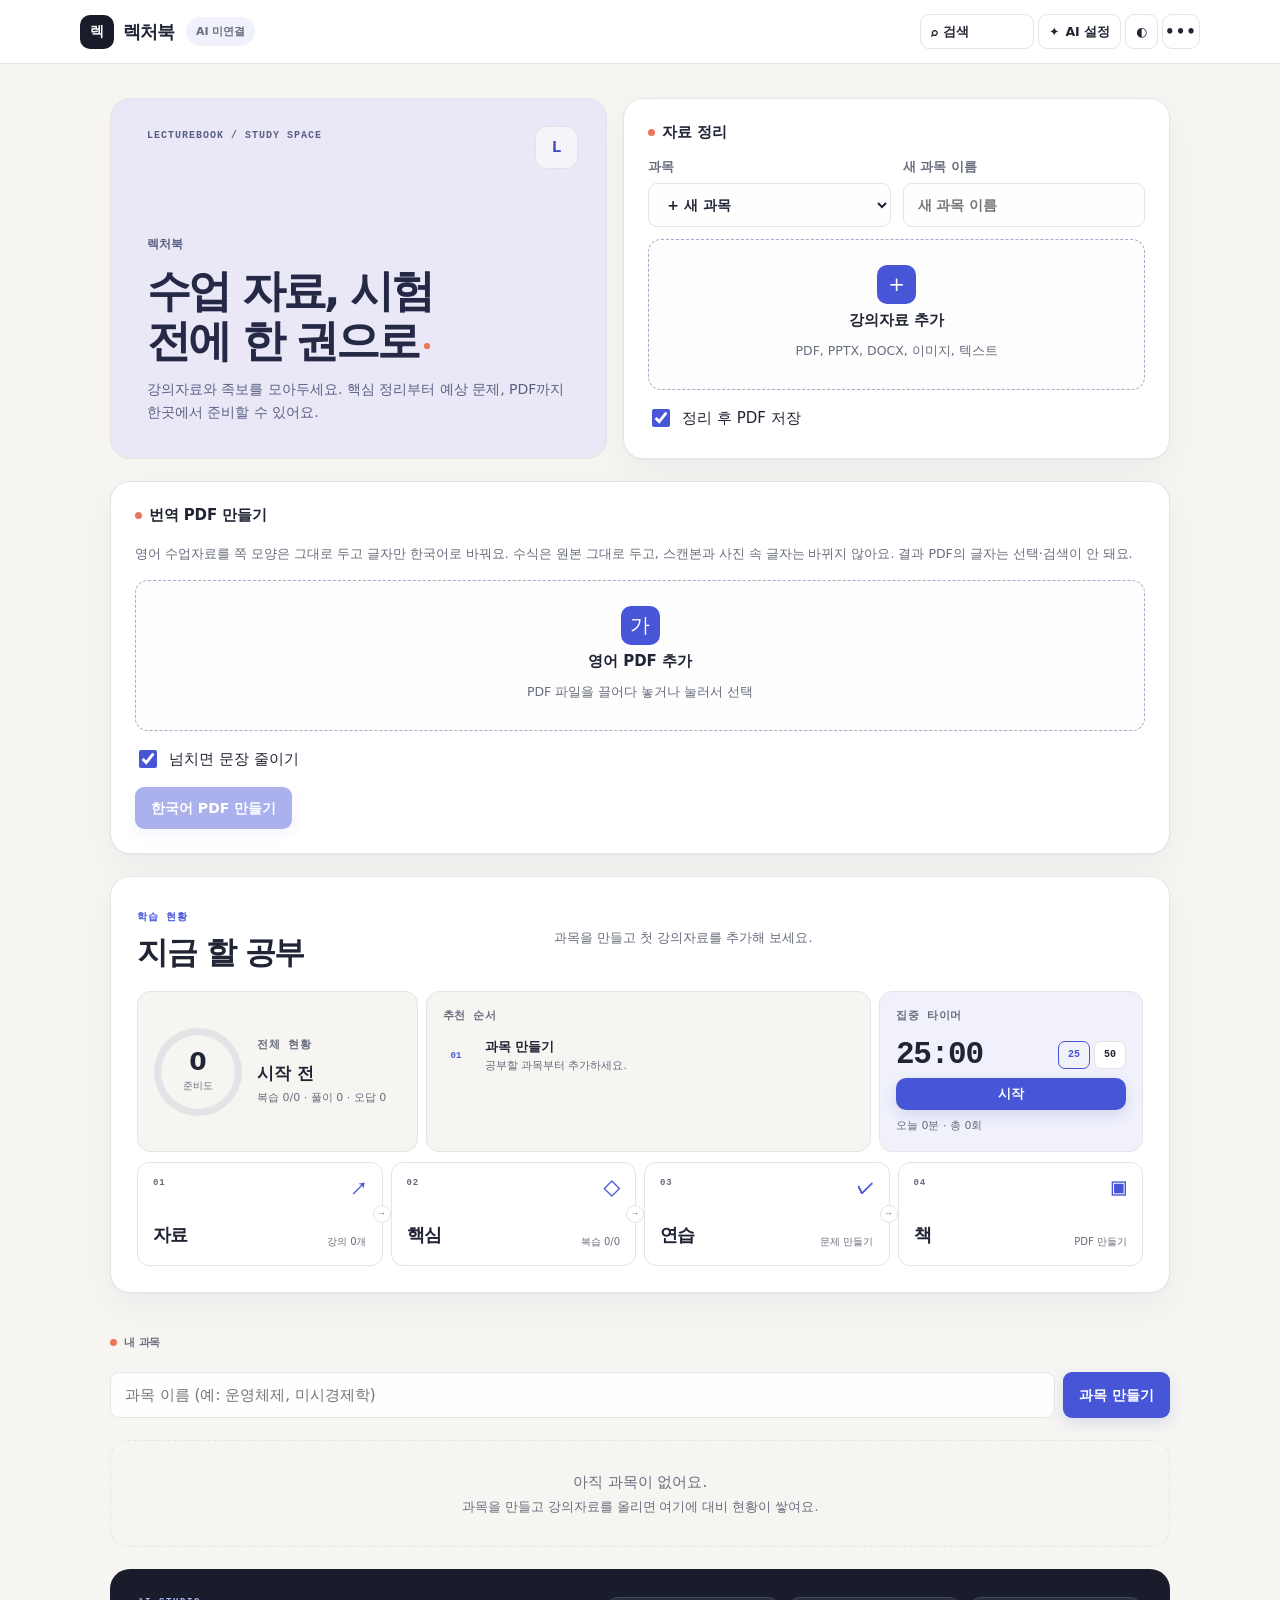
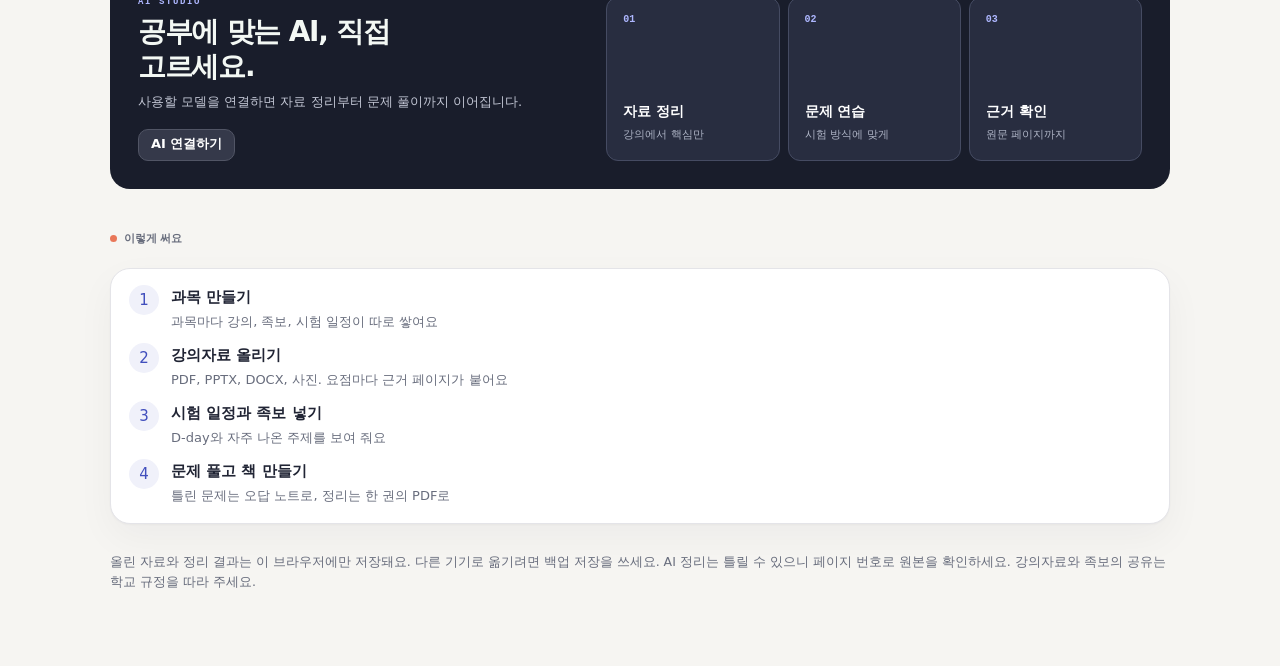
<file: site/index.html>
<!doctype html>
<html lang="ko">
<head>
<meta charset="utf-8">
<meta name="viewport" content="width=device-width, initial-scale=1, viewport-fit=cover">
<meta name="description" content="렉쳐노트를 넣으면 한국어로 정리하고, 족보를 분석하고, 시험 형식대로 문제를 만들고, 한 권의 PDF로 묶어 주는 공부 도구">
<title>렉처북: 강의자료를 시험 대비 책으로</title>
<meta name="theme-color" content="#f6f5f2">
<link rel="stylesheet" href="styles.css">
</head>
<body>
<div id="app" aria-busy="true">
  <header class="appbar boot-bar"><span class="logo">렉</span><span class="brand-name">렉처북</span></header>
  <main class="page boot-page" aria-hidden="true">
    <div class="boot-block boot-hero"></div>
    <div class="boot-block"></div>
    <div class="boot-row"><span></span><span></span><span></span></div>
  </main>
</div>
<div id="toast" role="status" aria-live="polite"></div>
<script src="assets.js"></script>
<script src="store.js"></script>
<script src="ai.js"></script>
<script src="study.js"></script>
<script src="app.js"></script>
</body>
</html>
</file>
<file: site/styles.css>
/* 렉처북 v0.9 화면 스타일. 예전 테마 네 겹을 결과가 같은 한 장으로 합쳤다(겹쳐 쓰던 선언 제거).
   색은 :root 변수로만 바꾼다. 어두운 테마는 @media와 [data-theme="dark"] 두 곳에 같은 값을 둔다. */
:root { --red: #c0392b; --amber: #b7791f; --spring: cubic-bezier(.34, 1.56, .64, 1); --sans: "Apple SD Gothic Neo", "Pretendard", "Noto Sans KR", system-ui, sans-serif; --mono: ui-monospace, "Cascadia Code", "SFMono-Regular", Consolas, monospace; box-sizing: border-box; padding-top: env(safe-area-inset-top, 0px); padding-bottom: env(safe-area-inset-bottom, 0px); }
@media (prefers-color-scheme: dark) {
  :root:not([data-theme="light"]) { --red: #ef6b5f; --amber: #e5a94a; }
}
:root[data-theme="dark"] { --red: #ef6b5f; --amber: #e5a94a; }
*, *::before, *::after { box-sizing: border-box; }
/* inherit로 두면 <details> 안쪽 내용이 content-box가 되어 화면 밖으로 넘친다 */
html, body { margin: 0; }
html { scroll-padding-top: calc(env(safe-area-inset-top, 0px) + 5rem); }
body { font: 400 15px/1.6 var(--sans); word-break: keep-all; overflow-wrap: anywhere; -webkit-font-smoothing: antialiased; }
a { color: var(--text-accent); }
button, input, select, textarea { font: inherit; color: inherit; }
:focus-visible { outline: 2px solid var(--focus); outline-offset: 2px; }
main, main:focus, main:focus-visible { outline: none; }
h1, h2, h3 { margin: 0; line-height: 1.3; }
[hidden] { display: none !important; }
.visually-hidden { position: absolute; width: 1px; height: 1px; overflow: hidden; clip: rect(0 0 0 0); white-space: nowrap; }
.small { font-size: 12.5px; color: var(--sub); margin: 4px 0; }
.lead { color: var(--sub); margin: 0 0 14px; font-size: 14px; }
.row { display: flex; flex-wrap: wrap; gap: 8px; align-items: center; }
.note, .warn { font-size: 13px; padding: 10px 14px; border-radius: var(--r-sm); background: var(--green3); }
.warn { color: var(--red); background: color-mix(in srgb, var(--red) 10%, var(--card)); }
/* ---------- 버튼 (STROKE .btn) ---------- */
.btn { display: inline-flex; align-items: center; justify-content: center; gap: 6px; padding: 0 16px; border: 0; cursor: pointer; font-weight: 700; font-size: 14px; text-decoration: none; color: #fff; }
.btn.ghost { border: 1px solid var(--line); }
.btn.quiet { background: none; color: var(--sub); box-shadow: none; }
.btn.sm { min-height: 32px; padding: 0 12px; font-size: 13px; border-radius: 10px; }
.btn.big { min-height: 50px; padding: 0 22px; font-size: 15.5px; }
.btn:disabled { opacity: .45; cursor: not-allowed; transform: none; }
/* ---------- 머리글 (STROKE header) ---------- */
.appbar { position: sticky; top: 0; z-index: 20; display: flex; align-items: center; }
.brand { display: flex; align-items: center; gap: 9px; text-decoration: none; min-width: 0; }
.logo { flex: none; display: grid; place-items: center; }
.brand-name { white-space: nowrap; }
.brand-sub { font-size: 13px; color: rgba(255, 255, 255, .8); white-space: nowrap; overflow: hidden; text-overflow: ellipsis; }
.ai-pill { font-weight: 700; border-radius: 999px; white-space: nowrap; }
.ai-pill.on::before { content: ""; display: inline-block; width: 7px; height: 7px; border-radius: 50%; margin-right: 6px; }
.appbar .spacer { flex: 1; }
.appbar .menu { display: flex; gap: 4px; }
.appbar .menu .btn { box-shadow: none; font-size: 12.5px; padding: 0 10px; }
.tools-menu { position: relative; }
.tools-menu > summary { width: 38px; display: grid; place-items: center; border-radius: 10px; cursor: pointer; list-style: none; font-weight: 800; letter-spacing: 1px; }
.tools-menu > summary::-webkit-details-marker { display: none; }
.tools-pop { position: absolute; z-index: 40; top: calc(100% + 9px); right: 0; width: 188px; display: grid; gap: 3px; padding: 7px; border: 1px solid var(--line); border-radius: 13px; background: var(--card); color: var(--ink); box-shadow: 0 18px 55px rgba(5,9,24,.22); }
.tools-pop button, .tools-pop label { min-height: 40px; display: flex; align-items: center; gap: 11px; padding: 0 11px; border: 0; border-radius: 8px; background: transparent; color: inherit; cursor: pointer; font-weight: 700; text-align: left; }
.tools-pop button:hover, .tools-pop label:hover { background: var(--green3); }
.tools-pop span { width: 19px; color: var(--electric); text-align: center; }
/* ---------- 본문 ---------- */
.page { margin: 0 auto; }
.page > .course-grid, .page > .item-list, .page > .questions, .page > div > .questions { margin-bottom: 0; }
.boot-bar { min-height: 58px; }
.boot-page { display: grid; gap: 14px; }
.boot-block, .boot-row > span { border: 1px solid var(--line); background: color-mix(in srgb,var(--card) 78%,var(--green3)); }
.boot-block { height: 220px; border-radius: 18px; }
.boot-hero { height: 300px; }
.boot-row { display: grid; grid-template-columns: repeat(3,1fr); gap: 9px; }
.boot-row > span { height: 88px; border-radius: 14px; }
.sec-title { display: flex; align-items: center; gap: 7px; }
.sec-title::before { content: ""; flex: none; }
.sec-title .more { margin-left: auto; font: 600 12px var(--sans); letter-spacing: 0; text-transform: none; text-decoration: none; }
.card { background: var(--card); padding: 16px 18px; }
.card h3 { font-size: 15px; font-weight: 800; margin-bottom: 8px; }
.empty { padding: 26px 18px; text-align: center; color: var(--sub); border: 1.5px dashed var(--line); border-radius: var(--r-lg); }
.empty p { margin: 3px 0; }
.empty .btn { margin-top: 10px; }
/* ---------- 히어로 (STROKE .hero: 그라데이션 + 쓸고 지나가는 빛 + 떠 있는 공) ---------- */
.hero { position: relative; overflow: hidden; }
.hero::after { content: ""; position: absolute; pointer-events: none; }
.hero .sub { margin: 0; }
.hero-mark { position: absolute; pointer-events: none; }
.hero .row { margin-top: 14px; }
.countdown { display: inline-flex; align-items: center; gap: 2px; margin-top: 12px; padding: 6px 12px; border-radius: 999px; font-size: 13px; }
.countdown b { font: 400 16px var(--display); letter-spacing: .5px; margin-right: 6px; }
.live-dot { display: inline-block; width: 7px; height: 7px; border-radius: 50%; margin-right: 7px; }
/* 섹션 배너 (STROKE .section-hero) */
.section-hero .sh-eyebrow { font: 400 10.5px var(--mono); letter-spacing: 2px; text-transform: uppercase; margin-bottom: 3px; }
.section-hero .sh-sub { font-size: 12.5px; margin-top: 3px; }
/* ---------- 과목 머리 ---------- */
.course-head { display: flex; align-items: flex-end; justify-content: space-between; gap: 10px; flex-wrap: wrap; }
.course-head .small { margin: 2px 0 0; }
.back { font-size: 13px; text-decoration: none; font-weight: 600; }
/* ---------- 하단 탭 (STROKE nav) ---------- */
.bnav { position: fixed; left: 50%; transform: translateX(-50%); bottom: calc(12px + env(safe-area-inset-bottom, 0px)); z-index: 30; display: grid; grid-template-columns: repeat(6, 1fr); backdrop-filter: blur(12px); }
.bnav a { position: relative; display: grid; justify-items: center; gap: 1px; padding: 6px 2px 5px; text-decoration: none; color: var(--sub); font-size: 11px; font-weight: 700; }
.bnav a.on::before { content: ""; position: absolute; top: 0; left: 50%; transform: translateX(-50%); width: 22px; height: 3px; border-radius: 0 0 4px 4px; background: var(--ball); }
.bnav a.on .ico { animation: navPop .4s var(--spring); }
.bnav a:active { transform: scale(.94); }
/* ---------- 홈: 과목 카드 ---------- */
.newcourse { display: flex; gap: 8px; }
.newcourse input, .field input, .field select, .field textarea, .paste-body input, .paste-body textarea, .q textarea { width: 100%; min-height: 44px; padding: 10px 14px; border: 1px solid var(--line); }
.newcourse input { flex: 1; }
.course-grid { list-style: none; padding: 0; margin-left: 0; margin-right: 0; display: grid; }
.course-card { display: grid; gap: 10px; text-decoration: none; color: var(--ink); }
.course-card:active { transform: scale(.98); }
.course-card .top { display: flex; justify-content: space-between; align-items: flex-start; gap: 8px; }
.stat-line { display: flex; gap: 14px; flex-wrap: wrap; font-size: 12.5px; color: var(--sub); }
.stat-line b { color: var(--ink); font-weight: 800; }
.dchip { display: inline-flex; align-items: center; gap: 5px; padding: 3px 10px; border-radius: 999px; font: 400 13px var(--display); letter-spacing: .5px; background: var(--green3); color: var(--text-accent); white-space: nowrap; }
.dchip.urgent { background: var(--ball); color: #1a1f1b; }
.dchip.past { background: var(--line); color: var(--sub); }
.steps { list-style: none; padding: 0; margin: 0; display: grid; gap: 10px; }
.steps li { display: flex; gap: 12px; align-items: flex-start; }
.steps .n { flex: none; display: grid; place-items: center; width: 30px; height: 30px; border-radius: 50%; background: var(--green3); color: var(--text-accent); font: 400 15px var(--display); }
.steps strong { display: block; }
.steps span { color: var(--sub); font-size: 13px; }
/* ---------- 진행 막대, 현황 ---------- */
.bar { background: var(--green3); border-radius: 999px; overflow: hidden; margin: 6px 0 4px; }
.bar span { display: block; height: 100%; border-radius: 999px; transition: width .6s var(--spring); }
.bar.ball span { background: var(--ball); }
.status-grid { display: grid; grid-template-columns: repeat(3, 1fr); gap: 10px; }
.status-grid > div { display: grid; gap: 1px; }
.status-grid span { font-size: 12px; color: var(--sub); }
.status-grid strong { font: 400 20px var(--display); letter-spacing: .3px; }
.status-grid strong small { font: 600 12px var(--sans); color: var(--sub); margin-left: 2px; }
/* ---------- 일정 타임라인 (STROKE .evline/.evdate) ---------- */
.timeline { display: grid; }
.evline { position: relative; display: flex; align-items: center; gap: 12px; padding: 10px 0; border-bottom: 1px solid var(--line); }
.evline:last-child { border-bottom: 0; }
.evline:not(:last-child)::before { content: ""; position: absolute; left: 25px; top: 58px; bottom: -12px; width: 2px; background: var(--green3); }
.evdate { flex: none; position: relative; width: 52px; height: 50px; background: var(--green3); display: grid; place-items: center; align-content: center; color: var(--text-accent); }
.evdate .m { font-size: 10.5px; font-weight: 800; }
.evdate .dd { font: 400 19px/1 var(--display); }
.evline:first-child .evdate::after { content: ""; position: absolute; top: -4px; right: -4px; width: 11px; height: 11px; border-radius: 50%; background: var(--ball); border: 2px solid var(--card); }
.evbody { flex: 1; min-width: 0; }
.evtitle { font-weight: 800; }
.evsub { font-size: 12.5px; color: var(--sub); }
.pill { display: inline-block; padding: 2px 10px; border-radius: 999px; font-size: 11.5px; font-weight: 800; background: var(--green3); color: var(--text-accent); white-space: nowrap; }
.pill.amber { background: color-mix(in srgb, var(--amber) 16%, var(--card)); color: var(--amber); }
.pill.red { background: color-mix(in srgb, var(--red) 12%, var(--card)); color: var(--red); }
.pill.gray { background: var(--line); color: var(--sub); }
/* TOP 3 (STROKE 마을미션) */
.top3 { list-style: none; padding: 0; margin: 0; }
.top3 li { display: flex; align-items: center; gap: 12px; padding: 10px 0; border-bottom: 1px solid var(--line); }
.top3 li:last-child { border-bottom: 0; }
.medal { flex: none; display: grid; place-items: center; width: 34px; height: 34px; border-radius: 50%; font-size: 17px; background: var(--green3); }
.medal.m1 { background: var(--ball); }
.medal.m2 { background: #d6dbd7; }
.medal.m3 { background: #efd2b5; }
.top3 .grow { flex: 1; min-width: 0; }
.top3 .cnt { font: 400 20px var(--display); color: var(--text-accent); white-space: nowrap; }
/* ---------- 업로드, 작업 ---------- */
.drop { display: grid; place-items: center; gap: 4px; text-align: center; padding: 26px 16px; border: 2px dashed color-mix(in srgb, var(--green2) 45%, var(--line)); border-radius: var(--r-lg); background: var(--card); cursor: pointer; transition: border-color .15s, background .15s, transform .15s; }
.drop:hover, .drop.over { border-color: var(--green2); background: var(--green3); }
.drop.over { transform: scale(1.01); }
.drop strong { font-size: 15px; }
.paste summary { cursor: pointer; color: var(--sub); font-size: 13px; font-weight: 600; }
.paste-body { display: grid; gap: 8px; margin-top: 8px; }
.jobs { display: grid; gap: 8px; }
.jobs:empty { display: none; }
.job { padding: 12px 14px; border-radius: var(--r); background: var(--card); border: 1px solid var(--line); box-shadow: var(--shadow); }
.job.err { border-color: var(--red); }
.job.ok { border-color: var(--green2); }
.job-top { display: flex; justify-content: space-between; gap: 10px; font-size: 14px; }
.job .stage { color: var(--sub); font-size: 12.5px; white-space: nowrap; }
.job:not(.err):not(.ok) .bar span { background-image: linear-gradient(90deg, var(--green2), var(--ball), var(--green2)); background-size: 200% 100%; animation: flow 1.4s linear infinite; }
/* 강의, 족보 목록 */
.item-list { list-style: none; padding: 0; margin-left: 0; margin-right: 0; display: grid; gap: 10px; }
.item { display: flex; align-items: center; gap: 12px; padding: 12px 14px; }
.item .evdate { width: 48px; height: 46px; }
.item-main { flex: 1; min-width: 0; }
.item-title { display: block; font-weight: 800; color: var(--ink); text-decoration: none; }
.item-title:hover { color: var(--text-accent); }
.item-actions { display: flex; gap: 4px; align-items: center; flex-wrap: wrap; justify-content: flex-end; }
.icon { width: 32px; height: 32px; border-radius: 9px; border: 1px solid var(--line); background: var(--card); cursor: pointer; transition: transform .15s ease; }
.icon:active { transform: scale(.92); }
.icon:disabled { opacity: .35; }
.rev { display: inline-flex; align-items: center; gap: 4px; min-height: 32px; padding: 0 10px; border-radius: 10px; border: 1px solid var(--line); background: var(--card); cursor: pointer; font-size: 12.5px; font-weight: 700; color: var(--sub); }
.rev[aria-pressed="true"] { background: var(--green3); border-color: var(--green2); color: var(--text-accent); }
/* ---------- 정리 보기 ---------- */
.summary > * + * { margin-top: 14px; }
.overview { font-size: 15px; line-height: 1.8; padding: 14px 16px; border-radius: var(--r); background: var(--green3); margin: 0; }
.summary section h3 { display: flex; align-items: center; gap: 8px; font-size: 16px; font-weight: 800; margin-bottom: 8px; }
.summary section h3::before { content: ""; width: 4px; height: 18px; border-radius: 2px; background: var(--green2); flex: none; }
.summary .terms h3::before, .summary .formulas h3::before, .summary .exam h3::before { background: var(--ball); }
.summary ul { margin: 0; padding-left: 20px; display: grid; gap: 6px; }
.summary dl { margin: 0; display: grid; gap: 2px; }
.summary dt { font-weight: 800; margin-top: 8px; }
.summary dd { margin: 0 0 0 12px; color: var(--ink); }
.formulas li { display: flex; flex-wrap: wrap; gap: 6px; align-items: baseline; }
.formulas code { font-family: var(--mono); font-size: 13px; background: var(--green3); padding: 1px 8px; border-radius: 6px; }
.exam li::marker { content: "□ "; color: var(--amber); }
.pg { display: inline-block; font-size: 11px; font-weight: 800; color: var(--text-accent); background: var(--green3); padding: 0 7px; border-radius: 6px; text-decoration: none; margin-left: 3px; white-space: nowrap; }
.raw summary { cursor: pointer; color: var(--sub); font-weight: 600; }
.raw-body { max-height: 30rem; overflow: auto; margin-top: 10px; }
.rawpage p { white-space: pre-wrap; font-size: 13.5px; margin: 4px 0 14px; }
/* ---------- 폼 ---------- */
.form { display: grid; gap: 14px; }
fieldset.card { margin: 0; }
legend { font-weight: 800; padding: 0 4px; }
.nums { display: grid; grid-template-columns: repeat(4, 1fr); gap: 8px; }
.field { display: grid; gap: 5px; font-weight: 600; font-size: 14px; }
.field > span { font-size: 13px; color: var(--sub); }
.two { display: grid; grid-template-columns: 1fr 1fr; gap: 12px; }
.checks { display: grid; gap: 6px; }
.check { display: flex; gap: 9px; align-items: center; cursor: pointer; padding: 4px 0; }
input[type=checkbox] { width: 18px; height: 18px; accent-color: var(--green2); }
.exam-add { display: grid; gap: 8px; align-items: end; }
/* ---------- 족보 ---------- */
.typebar { display: flex; height: 30px; border-radius: 10px; overflow: hidden; font-size: 12px; font-weight: 800; }
.typebar span { display: flex; align-items: center; justify-content: center; white-space: nowrap; overflow: hidden; padding: 0 6px; min-width: 60px; }
.typebar .t0 { background: var(--green2); color: #fff; }
.typebar .t1 { background: var(--ball); color: #1a1f1b; }
.typebar .t2 { background: var(--green3); color: var(--text-accent); }
.typebar .t3 { background: color-mix(in srgb, var(--amber) 25%, var(--card)); }
.typebar .t4 { background: var(--line); }
.qa { border: 1px solid var(--line); border-radius: var(--r); background: var(--card); }
.qa + .qa { margin-top: 8px; }
.qa summary { display: flex; gap: 8px; align-items: baseline; padding: 12px 14px; cursor: pointer; list-style: none; }
.qa summary::-webkit-details-marker { display: none; }
.qa[open] summary { border-bottom: 1px dashed var(--line); }
.qno { font: 400 16px var(--display); color: var(--text-accent); }
.qa-body { padding: 10px 14px 12px; }
.qa-body p { margin: 5px 0; }
.tag { font-size: 11px; font-weight: 800; padding: 1px 8px; border-radius: 6px; background: var(--green3); color: var(--text-accent); white-space: nowrap; }
.tag.warn { color: var(--red); background: color-mix(in srgb, var(--red) 12%, var(--card)); padding: 1px 8px; }
/* ---------- 문제 ---------- */
.quiz-head { display: grid; gap: 10px; }
.score { font: 400 20px var(--display); color: var(--text-accent); margin: 0; }
.questions { list-style: none; padding: 0; margin-left: 0; margin-right: 0; display: grid; gap: 12px; counter-reset: q; }
.q { counter-increment: q; position: relative; }
.qmeta { display: flex; gap: 6px; align-items: center; flex-wrap: wrap; }
.qmeta::before { content: counter(q); font: 400 18px var(--display); color: var(--text-accent); margin-right: 4px; }
.qtext { font-weight: 700; margin: 8px 0 12px; white-space: pre-wrap; }
.choices { display: grid; gap: 7px; }
.choice { display: flex; gap: 10px; align-items: center; text-align: left; padding: 11px 14px; border: 1px solid var(--line); border-radius: 12px; background: var(--bg); cursor: pointer; transition: transform .15s ease; }
.choice:active { transform: scale(.98); }
.choice .cn { flex: none; display: grid; place-items: center; width: 24px; height: 24px; border-radius: 50%; background: var(--card); border: 1px solid var(--line); font-weight: 800; font-size: 12px; }
.choice.right { border-color: var(--green2); background: var(--green3); }
.choice.right .cn { background: var(--green2); color: #fff; border-color: var(--green2); }
.choice.wrong { border-color: var(--red); background: color-mix(in srgb, var(--red) 9%, var(--card)); animation: shake .35s ease; }
.q textarea { margin-bottom: 8px; }
.fb:not(:empty) { margin-top: 10px; padding: 12px 14px; border-radius: 12px; background: var(--green3); }
.fb p { margin: 4px 0; }
.grade { display: flex; gap: 12px; align-items: flex-start; padding-bottom: 8px; margin-bottom: 8px; border-bottom: 1px dashed color-mix(in srgb, var(--green2) 35%, transparent); }
.gs { font: 400 26px var(--display); color: var(--text-accent); white-space: nowrap; }
.selfmark { display: flex; gap: 6px; margin-top: 8px; }
.subtabs { display: flex; gap: 6px; }
.subtabs button { flex: 1; min-height: 38px; border-radius: 12px; border: 1px solid var(--line); background: var(--card); font-weight: 800; cursor: pointer; }
.subtabs button[aria-pressed="true"] { background: var(--ink); color: var(--bg); border-color: var(--ink); }
.sel { min-height: 44px; padding: 0 12px; border: 1px solid var(--line); }
/* ---------- 알림 (STROKE 데모 모드 알약) ---------- */
#toast { position: fixed; left: 50%; bottom: calc(96px + env(safe-area-inset-bottom, 0px)); transform: translateX(-50%) translateY(8px); z-index: 40; max-width: min(92vw, 30rem); padding: 8px 16px; border-radius: 999px; background: rgba(26, 31, 27, .88); color: #fff; font-size: 13px; font-weight: 600; opacity: 0; pointer-events: none; transition: opacity .2s, transform .2s; text-align: center; }
#toast.on { opacity: 1; transform: translateX(-50%); }
/* ---------- 움직임 (STROKE 진입 애니메이션, 누름 반응) ---------- */
@keyframes navPop { 0% { transform: scale(1); } 50% { transform: scale(1.15); } 100% { transform: scale(1); } }
@keyframes flow { to { background-position: -200% 0; } }
@keyframes shake { 0%, 100% { transform: none; } 30% { transform: translateX(-4px); } 70% { transform: translateX(3px); } }
.view-enter .card:nth-of-type(2) { animation-delay: .05s; }
.view-enter .card:nth-of-type(3) { animation-delay: .1s; }
.view-enter .card:nth-of-type(4) { animation-delay: .15s; }
@media (max-width: 560px) {
  .brand-sub, .appbar .menu .label { display: none; }
  .nums { grid-template-columns: repeat(2, 1fr); }
  .two, .exam-add { grid-template-columns: 1fr; }
  .status-grid strong { font-size: 18px; }
  .item { flex-wrap: wrap; }
  .item-actions { width: 100%; }
}
@media (prefers-reduced-motion: reduce) {
  *, *::before, *::after { animation: none !important; transition: none !important; }
}
/* v0.3: 바로 정리, 내 정리 형식 */
.quick { display: grid; gap: 12px; }
.quick .two { grid-template-columns: repeat(auto-fit, minmax(220px, 1fr)); }
.style-card summary { display: flex; align-items: center; gap: 10px; flex-wrap: wrap; cursor: pointer; list-style: none; }
.style-card summary::-webkit-details-marker { display: none; }
.style-card summary::after { content: "설정"; margin-left: auto; font-size: 12.5px; font-weight: 700; color: var(--text-accent); }
.style-card[open] summary::after { content: "접기"; }
.style-line { font-size: 12.5px; font-weight: 700; padding: 2px 10px; border-radius: 999px; background: var(--green3); color: var(--text-accent); }
/* ---------- v0.4: 학습 워크스페이스 + 무료 AI 팀 ---------- */
:root { --r-sm: 8px; --r: 12px; --r-lg: 18px; --display: "Noto Sans KR", "Apple SD Gothic Neo", system-ui, sans-serif; }
body { min-width: 320px; }
.appbar { padding: 10px max(16px, calc((100vw - 1120px) / 2)); gap: 12px; backdrop-filter: blur(16px); }
.logo { font: 800 14px var(--display); }
.brand-name { font: 800 18px var(--display); }
.brand-sub { padding-left: 12px; border-left: 1px solid rgba(255,255,255,.18); }
.ai-pill { padding: 5px 9px; border: 1px solid rgba(255,255,255,.12); font-size: 11px; }
.appbar .menu .btn { border-radius: 9px; }
.page { width: min(100%, 1120px); }
.page.with-nav { max-width: 980px; padding-bottom: 132px; }
.btn { min-height: 42px; border-radius: 9px; }
.btn.ghost:hover { border-color: color-mix(in srgb, var(--green2) 45%, var(--line)); }
.btn.ball { box-shadow: none; }
.home-top { display: grid; align-items: stretch; }
.home-top > * { min-width: 0; }
.home-top .hero { display: flex; flex-direction: column; align-items: flex-start; justify-content: flex-end; }
.hero .d { font-weight: 700; letter-spacing: .02em; }
.hero .t { font: 800 clamp(28px, 4vw, 44px)/1.14 var(--display); }
.hero-mark { display: grid; place-items: center; opacity: 1; }
.quick-wrap { display: flex; flex-direction: column; }
.quick-wrap .quick { flex: 1; padding: 0; border: 0; background: transparent; box-shadow: none; }
.quick .drop { padding: 24px 18px; }
.drop .ico { display: grid; place-items: center; font-size: 20px; }
.newcourse input, .field input, .field select, .field textarea, .paste-body input, .paste-body textarea, .q textarea, .sel { border-radius: 9px; background: color-mix(in srgb, var(--card) 96%, var(--green3)); }
.ai-team-card { display: grid; gap: 22px; color: #f3f8f4; overflow: hidden; }
.ai-team-card .kicker, .dialog-head .kicker { display: block; font: 700 9px var(--mono); letter-spacing: 1.6px; }
.ai-team-copy h2 { margin: 7px 0 8px; font-size: clamp(20px, 3vw, 28px); letter-spacing: -.045em; }
.ai-team-copy p { margin: 0 0 16px; font-size: 13px; }
.agent-strip { display: grid; }
.agent-strip > span { align-items: center; gap: 9px; min-width: 0; font-size: 12px; }
.course-grid { grid-template-columns: repeat(3, minmax(0,1fr)); gap: 12px; }
.course-card { min-height: 168px; align-content: space-between; padding: 18px; border-left: 0; border-radius: 12px; }
.course-card strong { font: 800 19px var(--display); letter-spacing: -.02em; }
.bar { height: 6px; }
.evdate { border-radius: 9px; }
.section-hero { padding: 28px 24px; text-align: left; }
.section-hero .sh-title { font: 800 28px var(--display); letter-spacing: -.045em; }
.course-head h1 { font: 800 clamp(27px, 5vw, 38px)/1.15 var(--display); letter-spacing: -.05em; }
.bnav { width: min(720px, calc(100% - 24px)); padding: 6px; border-radius: 15px; background: color-mix(in srgb, var(--card) 91%, transparent); }
.bnav a { border-radius: 9px; }
.bnav a .ico { font: 700 17px var(--mono); }
.bnav a.on::before { display: none; }
.bnav a.on { color: #fff; }
/* AI settings */
.ai-dialog { width: min(940px, calc(100% - 28px)); max-height: min(88vh, 880px); padding: 0; border: 0; border-radius: 18px; background: var(--bg); color: var(--ink); box-shadow: 0 32px 100px rgba(4,23,12,.38); }
.ai-dialog::backdrop { backdrop-filter: blur(7px); }
.ai-settings { padding: 0; }
.dialog-head { position: sticky; top: 0; z-index: 2; display: flex; justify-content: space-between; gap: 20px; padding: 24px 26px 20px; color: #fff; }
.dialog-head h2 { margin: 5px 0; font-size: 28px; letter-spacing: -.04em; }
.dialog-head p { margin: 0; color: #acbbb1; font-size: 13px; }
.dialog-close { flex: none; width: 38px; height: 38px; border: 1px solid rgba(255,255,255,.14); border-radius: 9px; background: rgba(255,255,255,.07); color: #fff; cursor: pointer; font-size: 24px; }
.team-roster { display: grid; grid-template-columns: repeat(2, minmax(0,1fr)); gap: 1px; padding: 1px; background: var(--line); }
.agent { min-width: 0; display: grid; grid-template-columns: auto 1fr auto; align-items: center; gap: 10px; padding: 12px 16px; background: var(--card); }
.agent-no { font: 700 10px var(--mono); }
.agent strong { display: block; font-size: 13px; }
.agent small { display: block; overflow: hidden; color: var(--sub); font-size: 11px; text-overflow: ellipsis; white-space: nowrap; }
.agent-model { max-width: 10rem; overflow: hidden; padding: 3px 7px; border-radius: 5px; font-size: 9px; font-weight: 700; }
.connect-panel { padding: 24px 26px; }
.connect-copy h3 { margin-bottom: 3px; }
.connect-copy p { margin: 0 0 15px; color: var(--sub); font-size: 12px; }
.provider-grid { display: grid; grid-template-columns: repeat(2, minmax(0,1fr)); gap: 10px; }
.provider-field { min-width: 0; display: grid; border: 1px solid var(--line); background: var(--card); }
.provider-name { display: flex; justify-content: space-between; align-items: center; font-weight: 800; }
.provider-name i { padding: 2px 7px; border-radius: 99px; background: var(--green3); color: var(--sub); font-size: 9px; font-style: normal; }
.provider-name i.connected { color: #1b291f; }
.provider-field input { width: 100%; min-width: 0; min-height: 40px; padding: 8px 10px; border: 1px solid var(--line); border-radius: 7px; background: var(--bg); }
.provider-field small { color: var(--sub); font-size: 10px; }
.provider-field { gap: 10px; padding: 16px; border-radius: 14px; transition: border-color .2s ease, transform .2s ease, box-shadow .2s ease; }
.provider-field:hover { transform: translateY(-2px); border-color: color-mix(in srgb, var(--electric) 38%, var(--line)); box-shadow: var(--shadow); }
.provider-top, .provider-foot { display: flex; align-items: center; justify-content: space-between; gap: 12px; }
.provider-top .provider-name { font-size: 16px; letter-spacing: -.025em; }
.provider-state { flex: none; padding: 5px 8px; border: 1px solid var(--line); border-radius: 99px; color: var(--sub); font: 700 10px var(--mono); }
.provider-state[data-state="ready"] { border-color: color-mix(in srgb, var(--aqua) 55%, var(--line)); background: color-mix(in srgb, var(--aqua) 12%, var(--card)); color: var(--text-accent); }
.provider-state[data-state="error"] { max-width: 62%; border-color: color-mix(in srgb, var(--coral) 40%, var(--line)); color: var(--coral); line-height: 1.3; }
.provider-note { margin: -4px 0 2px; color: var(--sub); font-size: 12px; }
.provider-field input { color: var(--ink); font: inherit; }
.local-inputs { display: grid; gap: 7px; }
.provider-link { color: var(--text-accent); font-size: 11px; font-weight: 750; text-decoration: none; }
.provider-link:hover { text-decoration: underline; }
.provider-test { flex: none; }
.agent-details { margin: 0 26px 18px; border: 1px solid var(--line); border-radius: 12px; overflow: hidden; }
.agent-details > summary { padding: 15px 17px; cursor: pointer; font-size: 13px; font-weight: 750; }
.agent-details > p { margin: 0; padding: 0 17px 14px; color: var(--sub); font-size: 12px; }
.agent-details .team-roster { border-top: 1px solid var(--line); }
.dialog-actions { position: sticky; bottom: 0; display: flex; justify-content: flex-end; gap: 8px; padding: 14px 26px; border-top: 1px solid var(--line); background: color-mix(in srgb, var(--bg) 92%, transparent); backdrop-filter: blur(10px); }
.ask-dialog { width: min(640px, calc(100% - 28px)); max-height: min(90vh, 800px); padding: 0; border: 1px solid var(--line); border-radius: 18px; background: var(--card); color: var(--ink); box-shadow: 0 30px 90px rgba(5,9,24,.34); }
.ask-dialog::backdrop { background: rgba(5,9,24,.7); backdrop-filter: blur(5px); }
.ask-body { display: grid; gap: 18px; padding: 22px 26px 28px; }
.ask-body textarea { width: 100%; min-height: 100px; resize: vertical; padding: 12px 14px; border: 1px solid var(--line); border-radius: 10px; background: var(--bg); color: var(--ink); font: inherit; line-height: 1.55; }
.ask-suggestions { display: flex; flex-wrap: wrap; gap: 7px; }
.ask-suggestions .btn { white-space: normal; text-align: left; }
.ask-status { color: var(--sub); font-size: 12px; line-height: 1.5; }
.ask-result { min-height: 88px; padding: 18px; border: 1px solid var(--line); border-radius: 12px; background: color-mix(in srgb, var(--card) 88%, var(--green3)); }
.ask-result p { margin: 0; }
.ask-answer { white-space: pre-wrap; line-height: 1.8; }
.ask-sources, .ask-uncertainty { margin-top: 14px !important; color: var(--sub); font-size: 12px; }
.ask-uncertainty { color: var(--coral); }
@media (max-width: 860px) {
  .home-top .hero { min-height: 280px; }
  .course-grid { grid-template-columns: repeat(2, minmax(0,1fr)); }
}
@media (max-width: 600px) {
  .appbar { min-height: 58px; padding: 9px 12px; }
  .appbar .ai-pill { display: none; }
  .brand-name { font-size: 17px; }
  .course-grid { grid-template-columns: 1fr; }
  .team-roster, .provider-grid { grid-template-columns: 1fr; }
  .agent-model { max-width: 7rem; }
  .dialog-head, .connect-panel { padding: 18px 16px; }
  .dialog-actions { padding: 12px 16px; }
  .agent-details { margin: 0 16px 16px; }
  .ask-body { padding: 18px 16px 22px; }
}
@media (max-width: 390px) {
  .appbar .menu .label, .brand-sub { display: none; }
  .agent-strip { grid-template-columns: 1fr; }
  .newcourse { align-items: stretch; flex-direction: column; }
  .bnav a { font-size: 10px; }
}
/* ---------- 전체 자료 검색 ---------- */
.appbar kbd { margin-left: 4px; padding: 1px 5px; border: 1px solid rgba(255,255,255,.24); border-radius: 5px; font: 600 9px/1.4 var(--mono); color: rgba(255,255,255,.72); }
.search-dialog { width: min(680px, calc(100vw - 24px)); max-height: min(720px, calc(100dvh - 32px)); padding: 0; border: 1px solid #315244; border-radius: 16px; background: var(--card); color: var(--ink); box-shadow: 0 24px 80px rgba(5,24,16,.32); overflow: hidden; }
.search-dialog::backdrop { backdrop-filter: blur(5px); }
.search-shell { min-height: 360px; display: flex; flex-direction: column; }
.search-head { display: grid; grid-template-columns: auto 1fr auto; align-items: center; gap: 12px; padding: 14px 16px; border-bottom: 1px solid var(--line); background: color-mix(in srgb, var(--green3) 45%, var(--card)); }
.search-head > span { font-size: 22px; }
.search-input { width: 100%; min-height: 46px; padding: 0; border: 0; outline: 0; background: transparent; font-size: 17px; font-weight: 700; }
.search-input::-webkit-search-cancel-button { display: none; }
.search-meta { display: flex; justify-content: space-between; gap: 12px; padding: 8px 16px; border-bottom: 1px solid var(--line); color: var(--sub); font-size: 11px; }
.search-count { font-weight: 800; }
.search-results { overflow: auto; overscroll-behavior: contain; padding: 6px; }
.search-result { display: grid; grid-template-columns: 46px minmax(0,1fr) auto; align-items: center; gap: 12px; min-height: 62px; padding: 9px 11px; border-radius: 10px; color: inherit; text-decoration: none; }
.search-type { display: inline-grid; place-items: center; min-height: 26px; border: 1px solid color-mix(in srgb, var(--green2) 32%, var(--line)); border-radius: 6px; font: 800 10px var(--mono); }
.search-copy { min-width: 0; display: flex; flex-direction: column; }
.search-copy strong, .search-copy small { overflow: hidden; text-overflow: ellipsis; white-space: nowrap; }
.search-copy small { margin-top: 2px; color: var(--sub); }
.search-arrow { color: var(--sub); }
.search-empty { display: grid; gap: 4px; place-items: center; padding: 72px 20px; color: var(--sub); }
@media (max-width: 700px) {
  .appbar kbd { display: none; }
  .search-dialog { width: 100vw; height: 100dvh; max-height: none; border: 0; border-radius: 0; }
  .search-shell { height: 100%; }
  .search-meta span:last-child { display: none; }
}
/* ---------- v0.6: ELECTRIC STUDY OS ---------- */
.appbar { border-color: rgba(255,255,255,.1); }
.appbar .menu .btn { transition: transform .2s ease, background .2s ease, border-color .2s ease; }
.btn { transition: transform .2s cubic-bezier(.2,.8,.2,1), box-shadow .2s ease, background .2s ease; }
.btn:active { transform: translateY(0) scale(.97); }
.btn.ghost { box-shadow: none; }
.hero { --mx: 78%; --my: 18%; --tilt-x: 0deg; --tilt-y: 0deg; isolation: isolate; }
.hero::before { position: absolute; }
.hero::after { z-index: -1; top: auto; left: auto; right: -15%; bottom: -44%; width: 62%; aspect-ratio: 1; height: auto; border: 1px solid rgba(255,255,255,.13); border-radius: 50%; background: transparent; }
.hero .t { text-wrap: balance; }
.hero .t::after { content: ""; display: inline-block; border-radius: 50%; vertical-align: .16em; }
.hero-mark { filter: none; font: 800 17px var(--mono); }
.countdown { border: 1px solid rgba(255,255,255,.11); }
.quick-wrap { position: relative; }
.quick-wrap::before { content: ""; position: absolute; top: 0; left: 0; width: 34%; height: 3px; background: linear-gradient(90deg,var(--electric),var(--aqua),var(--coral)); }
.quick .drop { position: relative; }
.quick .drop::after { position: absolute; right: 12px; bottom: 9px; color: var(--sub); font: 700 10px var(--mono); letter-spacing: .08em; }
.ai-team-card { position: relative; }
.ai-team-card::after { content: ""; position: absolute; right: -60px; bottom: -100px; width: 230px; height: 230px; border: 1px solid rgba(255,255,255,.08); border-radius: 50%; pointer-events: none; }
.ai-team-card .btn.ghost { position: relative; z-index: 1; }
.agent-strip { position: relative; z-index: 1; }
.course-card { position: relative; overflow: hidden; transition: transform .25s cubic-bezier(.2,.8,.2,1), box-shadow .25s ease, border-color .25s ease; }
.course-card::before { content: ""; position: absolute; inset: 0 auto 0 0; }
.course-card:hover { border-color: color-mix(in srgb,var(--electric) 25%,var(--line)); }
.section-hero { position: relative; overflow: hidden; }
.section-hero::after { content: ""; position: absolute; right: -70px; top: -70px; width: 180px; height: 180px; border: 1px solid rgba(255,255,255,.14); border-radius: 50%; }
.bnav { border: 1px solid color-mix(in srgb,var(--electric) 14%,var(--line)); }
.bnav a { transition: transform .18s ease, background .18s ease, color .18s ease; }
.bnav a:hover { transform: translateY(-2px); }
.agent-no, .search-count, .search-head > span, .search-type { color: var(--electric); }
.agent-model { background: var(--green3); color: var(--text-accent); }
.provider-name i.connected { background: var(--aqua); }
.search-dialog { border-color: color-mix(in srgb,var(--electric) 35%,var(--line)); }
.search-dialog::backdrop, .ai-dialog::backdrop { background: rgba(5,9,24,.7); }
.search-result:hover, .search-result:focus-visible, .search-result[aria-selected="true"] { background: var(--green3); }
.shortcut-dialog { width: min(460px,calc(100vw - 28px)); padding: 0; border: 1px solid var(--line); border-radius: 18px; background: var(--card); color: var(--ink); box-shadow: 0 28px 90px rgba(5,9,24,.3); }
.shortcut-dialog::backdrop { background: rgba(5,9,24,.7); backdrop-filter: blur(6px); }
.shortcut-dialog > header { display: flex; align-items: center; justify-content: space-between; padding: 20px 22px; border-bottom: 1px solid var(--line); }
.shortcut-dialog .kicker { color: var(--electric); font: 800 11px var(--mono); }
.shortcut-dialog h2 { margin-top: 4px; font-size: 22px; }
.shortcut-dialog .dialog-close { color: var(--ink); border-color: var(--line); background: var(--green3); }
.shortcut-list { display: grid; gap: 1px; padding: 9px; }
.shortcut-list > div { min-height: 48px; display: flex; align-items: center; justify-content: space-between; gap: 20px; padding: 6px 11px; border-radius: 9px; }
.shortcut-list > div:hover { background: var(--green3); }
.shortcut-list kbd { min-width: 72px; padding: 5px 8px; border: 1px solid var(--line); border-bottom-width: 3px; border-radius: 7px; background: var(--bg); font: 700 11px var(--mono); text-align: center; }
/* ---------- 암기 카드 ---------- */
.flash-deck { display: grid; gap: 12px; }
.flash-toolbar { display: flex; align-items: center; justify-content: space-between; gap: 14px; }
.flash-toolbar > div:first-child { display: grid; }
.flash-toolbar small, .flash-progress { color: var(--sub); font-size: 12px; }
.flash-progress { min-width: 48px; font: 700 11px var(--mono); text-align: center; }
.flashcard { position: relative; width: 100%; min-height: 330px; padding: 0; border: 0; border-radius: 22px; background: transparent; color: inherit; cursor: pointer; transform-style: preserve-3d; perspective: 1100px; }
.flash-face { position: absolute; inset: 0; display: flex; flex-direction: column; align-items: center; justify-content: center; gap: 18px; padding: clamp(28px,7vw,64px); border: 1px solid var(--line); border-radius: inherit; backface-visibility: hidden; transition: transform .55s cubic-bezier(.2,.8,.2,1), box-shadow .3s ease; box-shadow: var(--shadow); }
.flash-front { background: radial-gradient(circle at 85% 12%,color-mix(in srgb,var(--aqua) 22%,transparent),transparent 15rem),linear-gradient(135deg,var(--navy),#21347d); color: #fff; }
.flash-back { background: var(--card); transform: rotateY(180deg); }
.flashcard.flipped .flash-front { transform: rotateY(-180deg); }
.flashcard.flipped .flash-back { transform: rotateY(0); }
.flashcard:hover .flash-face { box-shadow: 0 28px 70px rgba(24,42,96,.17); }
.flash-face strong { max-width: 90%; font-size: clamp(28px,6vw,48px); line-height: 1.15; letter-spacing: -.045em; text-align: center; }
.flash-face p { max-width: 42rem; margin: 0; font-size: clamp(18px,3vw,25px); line-height: 1.65; text-align: center; }
.flash-face small { color: inherit; opacity: .65; font-size: 12px; }
.flash-hint { position: absolute; top: 20px; left: 22px; font: 800 10px var(--mono); letter-spacing: .12em; opacity: .65; }
.flash-nav { display: grid; grid-template-columns: 1fr 1fr; gap: 8px; }
/* The dashboard is a loop, not a pile of cards. */
.study-flow { position: relative; }
.study-flow::before { content: ""; position: absolute; inset: 0 0 auto; height: 4px; background: linear-gradient(90deg,var(--electric),var(--aqua),var(--coral)); }
.flow-head { display: grid; grid-template-columns: minmax(0,.8fr) minmax(18rem,1.2fr); gap: 24px; }
.flow-head .kicker { letter-spacing: .1em; }
.flow-head h2 { margin: 5px 0 0; letter-spacing: -.045em; }
.flow-head p { margin: 0; color: var(--sub); line-height: 1.65; }
.study-command { display: grid; grid-template-columns: .85fr 1.35fr .8fr; gap: 8px; margin-bottom: 10px; }
.readiness-panel, .plan-panel, .focus-panel { min-width: 0; padding: 16px; border: 1px solid var(--line); }
.panel-label { display: block; margin-bottom: 8px; color: var(--sub); font: 800 11px var(--mono); letter-spacing: .07em; }
.readiness-panel { display: flex; align-items: center; gap: 15px; }
.readiness-ring { --score: 0; flex: none; width: 88px; height: 88px; display: grid; place-content: center; border-radius: 50%; text-align: center; }
.readiness-ring strong { font: 850 25px/1 var(--display); }
.readiness-ring span { margin-top: 4px; color: var(--sub); font-size: 10px; }
.readiness-title { display: block; margin-bottom: 3px; font-size: 17px; }
.readiness-panel small, .focus-panel small, .plan-list small { display: block; color: var(--sub); font-size: 11px; line-height: 1.5; }
.plan-list { display: grid; gap: 4px; }
.plan-list a { min-width: 0; display: grid; grid-template-columns: 26px minmax(0,1fr); align-items: center; gap: 8px; padding: 6px 8px; border-radius: 8px; color: inherit; text-decoration: none; }
.plan-list a:hover { background: var(--green3); }
.plan-list a > span { color: var(--electric); font: 800 9px var(--mono); }
.plan-list strong, .plan-list small { overflow: hidden; text-overflow: ellipsis; white-space: nowrap; }
.plan-list strong { display: block; font-size: 13px; }
.focus-panel { display: grid; grid-template-columns: 1fr auto; align-content: start; gap: 8px; }
.focus-panel .panel-label, .focus-panel .focus-stat { grid-column: 1/-1; }
.focus-time { font: 850 31px/1 var(--mono); letter-spacing: -.04em; }
.focus-presets { display: flex; gap: 4px; align-self: center; }
.focus-presets button { width: 32px; height: 28px; padding: 0; border: 1px solid var(--line); border-radius: 7px; background: var(--card); cursor: pointer; font: 700 10px var(--mono); }
.focus-presets button[aria-pressed="true"] { border-color: var(--electric); background: var(--green3); color: var(--electric); }
.focus-start { grid-column: 1/-1; justify-self: stretch; }
.flow-track { display: grid; grid-template-columns: repeat(4,minmax(0,1fr)); gap: 8px; }
.flow-node { position: relative; min-width: 0; display: grid; grid-template-columns: auto 1fr; gap: 4px 10px; padding: 15px; border: 1px solid var(--line); color: inherit; text-decoration: none; transition: transform .22s cubic-bezier(.2,.8,.2,1), border-color .22s ease, background .22s ease; }
.flow-node:hover { z-index: 1; }
.flow-no { color: var(--sub); font: 700 9px var(--mono); letter-spacing: .1em; }
.flow-icon { justify-self: end; font: 800 17px var(--mono); }
.flow-node.alert .flow-icon { color: var(--coral); }
.flow-node strong { align-self: end; font-size: 18px; letter-spacing: -.03em; }
.flow-node small { align-self: end; justify-self: end; overflow: hidden; color: var(--sub); font-size: 10px; text-overflow: ellipsis; white-space: nowrap; }
.flow-node i { position: absolute; right: -9px; top: 50%; z-index: 2; display: grid; place-items: center; width: 18px; height: 18px; border: 1px solid var(--line); border-radius: 50%; background: var(--card); color: var(--sub); font: normal 9px var(--mono); transform: translateY(-50%); }
/* Let long study spaces skip layout/paint work until they approach the viewport. */
.ai-team-card, .course-grid, .timeline, .questions, .item-list { content-visibility: auto; contain-intrinsic-size: auto 420px; }
@media (prefers-reduced-motion: reduce) {
  *, *::before, *::after { scroll-behavior: auto !important; animation-duration: .01ms !important; animation-iteration-count: 1 !important; transition-duration: .01ms !important; }
  .hero { transform: none; }
}
@media (max-width: 600px) {
  .hero { transform: none; }
  .hero .t { line-height: 1.17; }
  .hero .sub { line-height: 1.65; }
  .flashcard { min-height: 290px; }
  .flash-toolbar { align-items: flex-start; }
  .course-card:hover { transform: translateY(-3px); }
  .flow-head { grid-template-columns: 1fr; gap: 9px; }
  .plan-panel { order: 3; }
  .readiness-panel { gap: 10px; padding: 13px; }
  .readiness-ring { width: 72px; height: 72px; }
  .readiness-ring strong { font-size: 21px; }
  .readiness-title { font-size: 15px; }
  .focus-panel { padding: 13px; }
  .focus-time { font-size: 26px; }
  .flow-track { grid-template-columns: repeat(2,minmax(0,1fr)); }
  .flow-node:nth-child(2) i { display: none; }
}
@media (max-width: 360px) {
  .study-command, .flow-track { grid-template-columns: 1fr; }
  .plan-panel { grid-column: auto; }
  .flow-node i { display: none; }
}
/* v0.9 — calm editorial workspace. The legacy stylesheet remains for feature views. */
:root { --navy: #191d2b; --navy-2: #282c3c; --electric: #4755d7; --coral: #e97759; --aqua: #91a9f2; --sun: #f0c684; --green: var(--navy); --green2: var(--electric); --green3: #f0f1fa; --ball: var(--coral); --ink: #202434; --sub: #686d7d; --line: #e4e4e8; --bg: #f6f5f2; --card: #fff; --text-accent: #414fbd; --focus: #4755d7; --shadow: 0 1px 2px rgba(28,31,46,.03), 0 14px 38px rgba(28,31,46,.045); --shadow-btn: 0 5px 14px rgba(71,85,215,.16); --hero-bg: #eae8f6; --hero-line: #e6e1e6; --hero-ink: #252946; --hero-sub: #596084; }
@media (prefers-color-scheme: dark) {
  :root:not([data-theme="light"]) { --ink: #f1f1f4; --sub: #aaaebd; --line: #373b4b; --bg: #171a24; --card: #222634; --green3: #2b3050; --text-accent: #a7b1ff; --focus: #a7b1ff; --hero-bg: #272b42; --hero-line: #3b4057; --hero-ink: #f1f1f4; --hero-sub: #b3b8cc; }
}
:root[data-theme="dark"] { --ink: #f1f1f4; --sub: #aaaebd; --line: #373b4b; --bg: #171a24; --card: #222634; --green3: #2b3050; --text-accent: #a7b1ff; --focus: #a7b1ff; --hero-bg: #272b42; --hero-line: #3b4057; --hero-ink: #f1f1f4; --hero-sub: #b3b8cc; }
body { background: var(--bg); color: var(--ink); }
.appbar { min-height: 64px; background: var(--card); color: var(--ink); border-bottom: 1px solid var(--line); box-shadow: none; }
.brand { color: var(--ink); }
.logo { width: 34px; height: 34px; border-radius: 10px; background: var(--navy); color: #fff; box-shadow: none; font-weight: 800; }
.brand-name { font-weight: 800; letter-spacing: -.055em; }
.ai-pill, .ai-pill.off { background: var(--green3); color: var(--sub); }
.ai-pill.on::before { background: var(--electric); box-shadow: none; animation: none; }
.appbar .menu .btn, .tools-menu > summary { min-height: 35px; border: 1px solid var(--line); background: var(--card); color: var(--ink); }
.appbar .menu .btn:hover, .tools-menu > summary:hover { background: var(--green3); transform: none; }
.appbar .menu .search-open, .appbar .menu .ai-team-open { border-color: var(--line); color: var(--ink); }
.tools-menu > summary { height: 35px; }
.page { max-width: 1180px; padding: 34px 30px 70px; }
.page > * + * { margin-top: 22px; }
.sec-title { margin-top: 42px !important; margin-bottom: 12px; color: var(--sub); font: 800 11px var(--sans); letter-spacing: -.01em; text-transform: none; }
.sec-title::before { width: 7px; height: 7px; border-radius: 50%; background: var(--coral); }
.card, .quick-wrap, .study-flow { border: 1px solid var(--line); border-radius: 20px; box-shadow: var(--shadow); }
.btn { background: var(--electric); box-shadow: var(--shadow-btn); }
.btn:hover:not(:disabled) { background: #3a47c4; box-shadow: 0 6px 18px rgba(71,85,215,.2); transform: translateY(-1px); }
.btn.ball { background: var(--navy); color: #fff; }
.btn.ball:hover:not(:disabled) { background: #303749; }
.btn.ghost { border-color: var(--line); background: var(--card); color: var(--ink); }
.btn.ghost:hover { background: var(--green3); }
.home-top { grid-template-columns: minmax(0,1fr) minmax(0,1.1fr); gap: 16px; }
.home-top .hero { min-height: 355px; padding: 33px 36px; }
.hero, .section-hero { border: 1px solid var(--hero-line); border-radius: 20px; background: var(--hero-bg); color: var(--hero-ink); box-shadow: none; transform: none; transition: background-color .2s ease; }
.hero::before { content: "LECTUREBOOK / STUDY SPACE"; z-index: 0; top: 31px; left: 36px; color: var(--hero-sub); font: 800 10px var(--mono); letter-spacing: .1em; }
.hero::after, .section-hero::after { display: none; animation: none; }
.hero .d { color: var(--hero-sub); font-size: 12px; }
.hero .t { max-width: 11ch; margin: 11px 0 12px; font-size: clamp(32px, 3.4vw, 48px); line-height: 1.15; letter-spacing: -.065em; }
.hero .t::after { width: .13em; height: .13em; margin-left: .12em; background: var(--coral); box-shadow: none; }
.hero .sub { max-width: 31rem; color: var(--hero-sub); font-size: 14px; line-height: 1.7; }
.hero-mark { top: 27px; right: 28px; width: 43px; height: 43px; border: 1px solid var(--hero-line); border-radius: 12px; background: color-mix(in srgb, var(--card) 55%, transparent); color: var(--text-accent); box-shadow: none; animation: none; }
.countdown { border-color: var(--hero-line); background: color-mix(in srgb, var(--card) 55%, transparent); color: var(--hero-ink); backdrop-filter: none; }
.countdown.urgent b { color: #b94c3f; }
.live-dot { background: var(--coral); box-shadow: none; animation: none; }
.quick-wrap { padding: 24px; background: var(--card); overflow: visible; }
.quick-wrap::before { display: none; animation: none; }
.quick-wrap .sec-title { margin: 0 0 15px !important; color: var(--ink); font-size: 15px; }
.quick-wrap .sec-title::before { width: 7px; height: 7px; }
.quick .drop { min-height: 151px; border: 1px dashed #a7aac8; border-radius: 13px; background: color-mix(in srgb,var(--card) 85%,var(--green3)); transition: border-color .18s ease, background-color .18s ease; }
.quick .drop:hover, .quick .drop.over { border-color: var(--electric); background: var(--green3); transform: none; }
.quick .drop::after { content: ""; }
.drop .ico { width: 39px; height: 39px; border-radius: 10px; background: var(--electric); color: #fff; box-shadow: none; }
.quick .field > span { color: var(--sub); }
.study-flow { padding: 26px; background: var(--card); overflow: visible; }
.study-flow::before { display: none; }
.flow-head { align-items: center; margin-bottom: 19px; }
.flow-head .kicker { color: var(--electric); font: 800 10px var(--mono); }
.flow-head h2 { font-size: clamp(24px,2.8vw,31px); }
.flow-head p { font-size: 13px; }
.readiness-panel, .plan-panel, .focus-panel { min-height: 151px; border-radius: 13px; background: var(--bg); }
.readiness-ring { background: radial-gradient(circle at center,var(--bg) 58%,transparent 60%), conic-gradient(var(--electric) calc(var(--score)*1%),var(--line) 0); box-shadow: none; }
.focus-panel { background: var(--green3); }
.flow-node { min-height: 104px; border-radius: 12px; background: var(--card); }
.flow-node:hover { transform: translateY(-2px); border-color: var(--electric); background: var(--green3); }
.flow-node.ready, .flow-node.alert { background: var(--card); }
.flow-icon { color: var(--electric); }
.ai-team-card { grid-template-columns: 1fr 1.2fr; padding: 28px; border: 0; border-radius: 20px; background: var(--navy); box-shadow: none; content-visibility: visible; contain-intrinsic-size: none; }
.ai-team-card::after { display: none; }
.ai-team-card .kicker { color: #aeb7ff; }
.ai-team-copy h2 { max-width: 20rem; line-height: 1.25; }
.ai-team-copy p { max-width: 27rem; color: #c2c6d4; }
.ai-team-card .btn.ghost { background: #35394a; border-color: #515565; color: #fff; }
.agent-strip { grid-template-columns: repeat(3,minmax(0,1fr)); gap: 8px; align-items: stretch; }
.agent-strip > span { display: grid; align-content: space-between; min-height: 128px; padding: 16px; border: 1px solid #454b62; border-radius: 12px; background: #282d40; color: #fff; transition: border-color .18s ease, transform .18s ease; }
.agent-strip > span:hover { transform: translateY(-2px); border-color: #8d98e9; background: #282d40; }
.agent-strip b { color: #aeb7ff; font: 800 10px var(--mono); }
.agent-strip strong, .agent-strip small { display: block; }
.agent-strip strong { font-size: 14px; }
.agent-strip small { margin-top: 4px; color: #aeb4c5; font-size: 11px; }
.course-card { border-top: 1px solid var(--line); }
.course-card::before { width: 3px; background: var(--electric); }
.course-card:hover { transform: translateY(-2px); box-shadow: var(--shadow); }
.bar span { background: var(--electric); }
.section-hero .sh-eyebrow, .section-hero .sh-sub { color: var(--hero-sub); }
.bnav { box-shadow: 0 10px 28px rgba(28,31,46,.12); }
.bnav a.on { background: var(--navy); }
.dialog-head { background: var(--navy); }
.dialog-head .kicker { color: #aeb7ff; }
.boot-hero { background: var(--hero-bg); }
.view-enter .hero, .view-enter .card, .view-enter .section-hero, .view-enter .drop { animation: none; }
main > *, .course-grid > li, .home-top > *, .section-hero { transition: none; }
@media (max-width: 860px) {
  .home-top, .ai-team-card { grid-template-columns: 1fr; }
  .agent-strip { grid-template-columns: repeat(3,minmax(0,1fr)); }
}
@media (max-width: 600px) {
  .page { padding: 18px 16px 48px; }
  .home-top { display: flex; flex-direction: column; gap: 12px; }
  .home-top .hero { order: -1; min-height: 228px; padding: 46px 22px 22px; }
  .hero::before { top: 20px; left: 22px; font-size: 9px; }
  .hero-mark { top: 17px; right: 17px; width: 34px; height: 34px; font-size: 14px; }
  .hero .t { max-width: 17rem; font-size: 30px; }
  .hero .sub { max-width: 19rem; font-size: 13px; }
  .quick-wrap { order: 0; padding: 18px; }
  .study-flow { padding: 20px 16px; }
  .study-command { grid-template-columns: 1fr; }
  .readiness-panel, .focus-panel { min-height: 108px; }
  .plan-panel { grid-column: auto; }
  .focus-panel { grid-template-columns: 1fr auto; }
  .ai-team-card { padding: 22px 17px; }
  .agent-strip { grid-template-columns: repeat(3,minmax(0,1fr)); }
  .agent-strip > span { min-height: 102px; padding: 10px; }
  .agent-strip strong { font-size: 12px; }
  .agent-strip small { font-size: 10px; }
}
@media (max-width: 360px) {
  .agent-strip { grid-template-columns: 1fr; }
  .agent-strip > span { min-height: 74px; }
}
/* ---------- 화면 깨짐 수정 ---------- */
/* 과목 화면 히어로: 위쪽 표지 글자와 본문이 겹치지 않게 자리를 비운다 (처음 화면은 .home-top .hero가 따로 정한다) */
.hero { padding: 62px 36px 30px; }
.hero .btn.ghost { border: 1px solid var(--hero-line); background: color-mix(in srgb, var(--card) 60%, transparent); color: var(--hero-ink); }
.hero .btn.ghost:hover { background: var(--card); }
/* 시험 포인트: 여러 줄일 때 어긋나던 형광펜 배경 제거 */
.exam li { background: none; }
/* 시험 일정 추가: 날짜 칸이 종류 칸을 덮지 않게 */
.exam-add { grid-template-columns: minmax(0, 1fr) minmax(170px, auto) auto; }
.field, .paste-body { min-width: 0; grid-template-columns: minmax(0, 1fr); }
/* 검색 창 닫기 버튼: 밝은 머리 위에서 흰 글자라 안 보이던 문제 */
.search-head .dialog-close { border-color: var(--line); background: transparent; color: var(--ink); }
/* 묶음 제목을 상자 테두리에 걸치지 않고 상자 안에 둔다 */
fieldset.card { min-width: 0; }
fieldset.card > legend { float: left; width: 100%; margin: 0 0 10px; padding: 0; }
fieldset.card > legend + * { clear: both; }
.agent-model { text-overflow: ellipsis; white-space: nowrap; }
@media (max-width: 600px) {
  .hero { padding: 48px 22px 22px; }
  .exam-add { grid-template-columns: minmax(0, 1fr); }
  .check { flex-wrap: wrap; }
  .check > .small { flex-basis: 100%; padding-left: 27px; }
}
/* 좁은 창(태블릿·반쪽 창)에서 준비도와 타이머 글자가 한 글자씩 꺾이던 문제 */
.focus-time { white-space: nowrap; }
.readiness-panel > div:last-child { min-width: 0; }
@media (min-width: 601px) and (max-width: 980px) {
  .study-command { grid-template-columns: 1fr 1fr; }
  .plan-panel { grid-column: 1/-1; order: 3; }
}
</file>
